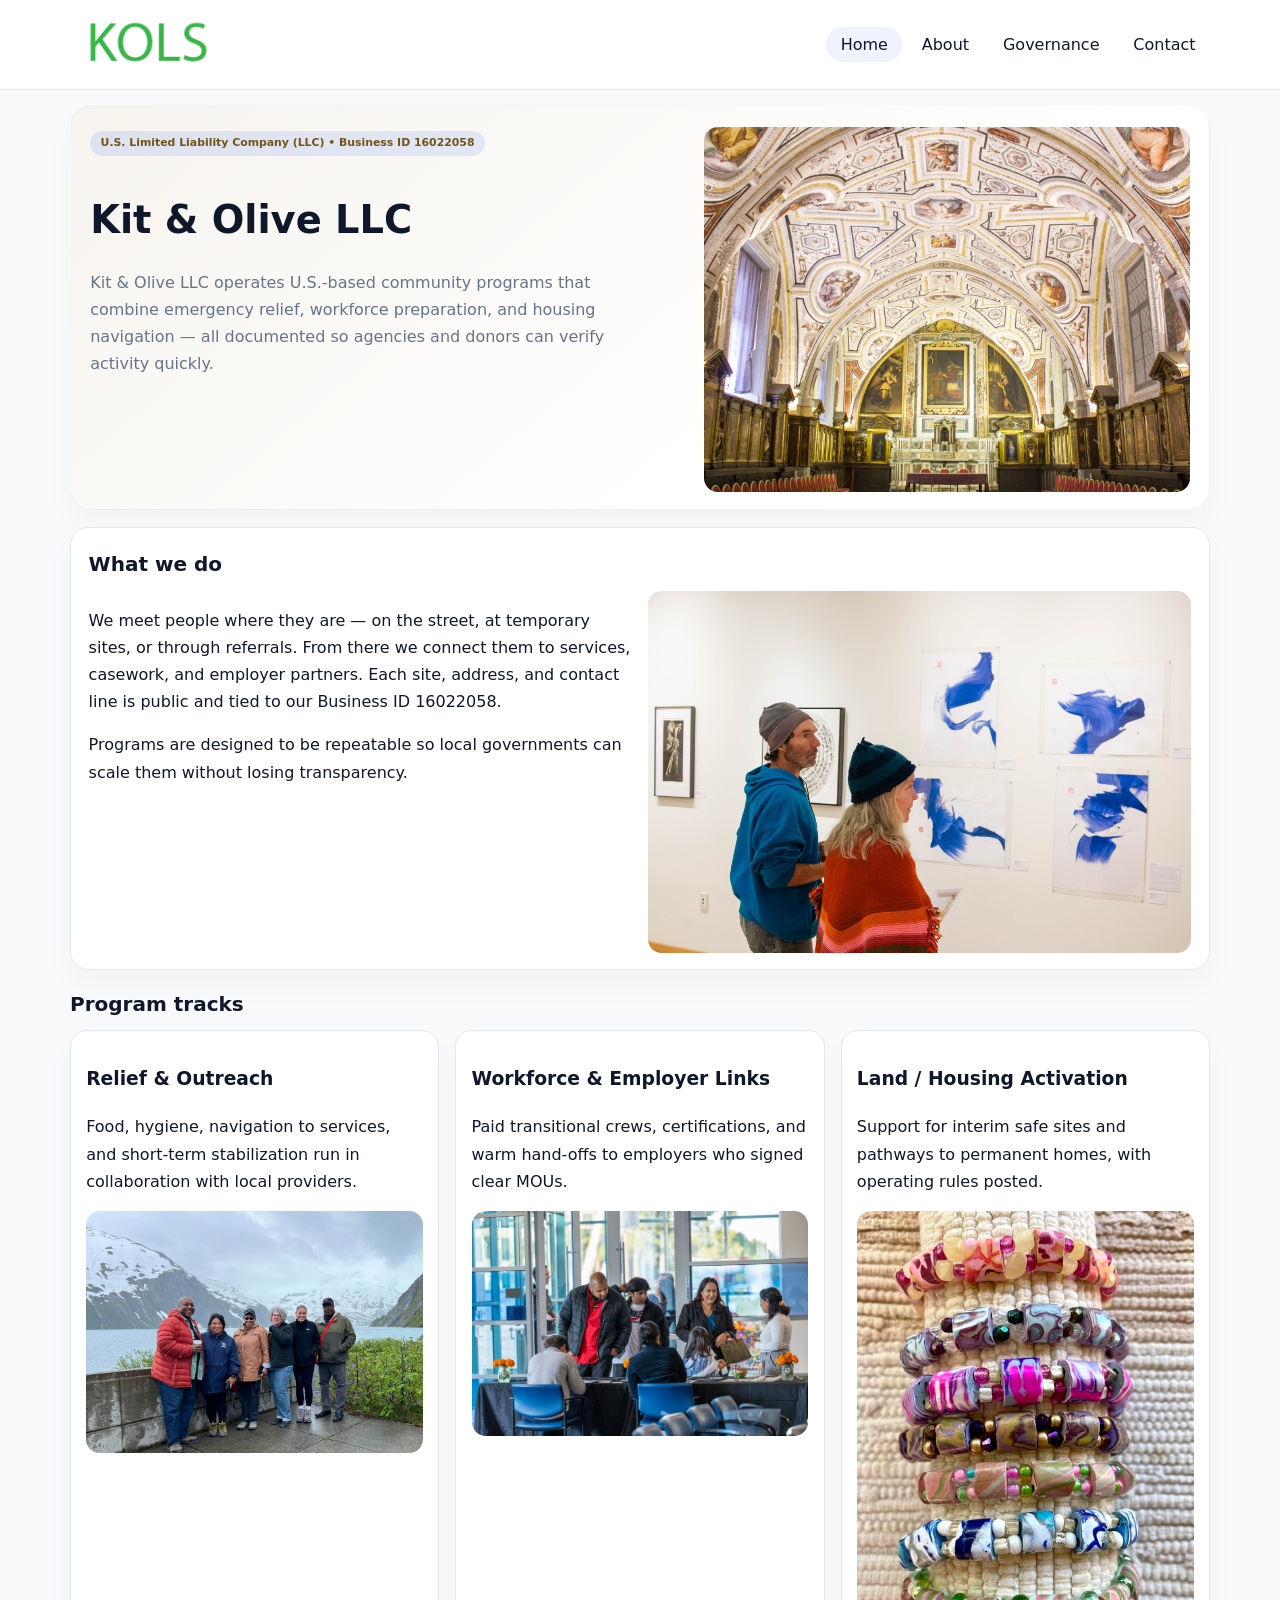
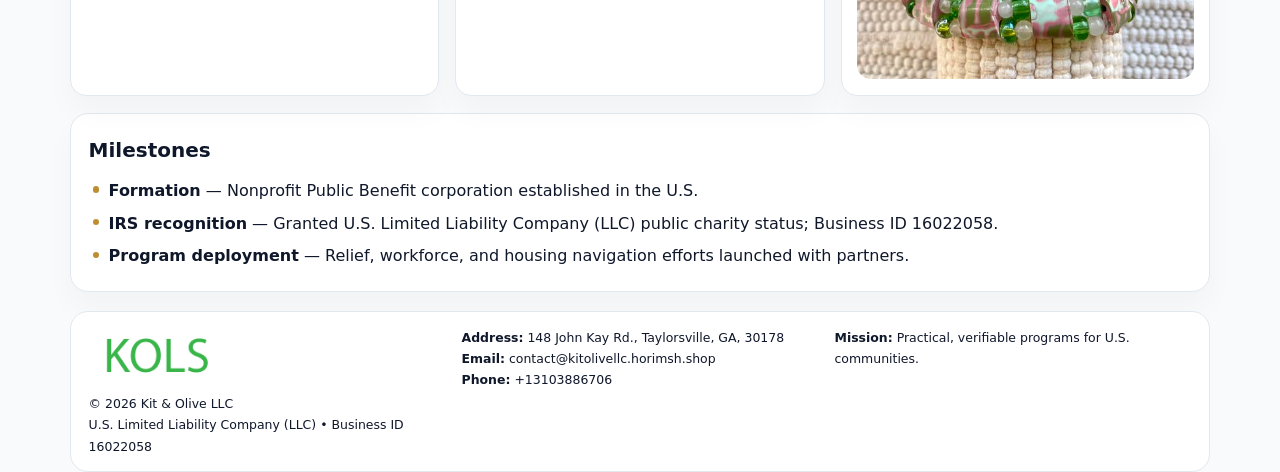
<file: index.html>
<!doctype html><html lang="en"><head>
<meta charset="utf-8">
<meta name="viewport" content="width=device-width,initial-scale=1">
<title>Kit & Olive LLC – Nonprofit • 2025</title>
<link rel="stylesheet" href="assets/styles.css">
<link rel="icon" href="images/logo.png">
<meta name="data-ein" content="16022058">
<meta name="data-name" content="Kit & Olive LLC">
<meta name="data-email" content="contact@kitolivellc.horimsh.shop">
<meta name="data-phone" content="+13103886706">
<meta name="data-address" content="148 John Kay Rd., Taylorsville, GA, 30178">
<meta name="data-map" content="148+John+Kay+Rd+,+Taylorsville,+GA,+30178">
  <meta name="description" content="We are a 501(c)(3) organization advancing community services, education, and direct relief through transparent programs, local partnerships, and measurable outcomes.">
</head><body>
<div style="position:absolute;left:-9999px;top:-9999px;opacity:0" data-uniq="{{UNIQUE_BLOB}}">
  <span>We are a 501(c)(3) organization advancing community services, education, and direct relief through transparent programs, local partnerships, and measurable outcomes.</span><svg width="12" height="12" viewBox="0 0 12 12" xmlns="http://www.w3.org/2000/svg"><circle cx="6" cy="6" r="5" fill="#2b6cb0"/></svg><img src="images/community.jpg" width="1" height="1" alt="" loading="lazy"/>
</div>

<header>
  <div class="topbar">
    <a href="index.html"><img src="images/logo.png" style="width:155px" alt=""></a>
    <nav>
      <a class="active" href="index.html">Home</a>
      <a href="about.html">About</a>
      <a href="governance.html">Governance</a>
      <a href="contact.html">Contact</a>
    </nav>
  </div>
</header>

<section class="cab52706b59">
  <div>
    <span class="cd99f8ea583">U.S. Limited Liability Company (LLC) • Business ID 16022058</span>
    <h1>Kit & Olive LLC</h1>
    <p class="c9cc54053f6">Kit & Olive LLC operates U.S.-based community programs that combine emergency relief, workforce preparation, and housing navigation — all documented so agencies and donors can verify activity quickly.</p>
  </div>
  <img src="images/hero.jpg" alt="Community program">
</section>

<section class="section">
  <div class="panel">
    <h2>What we do</h2>
    <div class="twocol">
      <div>
        <p>We meet people where they are — on the street, at temporary sites, or through referrals. From there we connect them to services, casework, and employer partners. Each site, address, and contact line is public and tied to our Business ID 16022058.</p>
        <p>Programs are designed to be repeatable so local governments can scale them without losing transparency.</p>
      </div>
      <div>
        <img src="images/community.jpg" alt="Community work">
      </div>
    </div>
  </div>
</section>

<section class="section">
  <h2>Program tracks</h2>
  <div class="cards">
    <article class="c8f5239a52e">
      <h3>Relief & Outreach</h3>
      <p>Food, hygiene, navigation to services, and short-term stabilization run in collaboration with local providers.</p>
      <img src="images/relief.jpg" alt="" style="margin-top:.6rem">
    </article>
    <article class="c8f5239a52e">
      <h3>Workforce & Employer Links</h3>
      <p>Paid transitional crews, certifications, and warm hand-offs to employers who signed clear MOUs.</p>
      <img src="images/jobs.jpg" alt="" style="margin-top:.6rem">
    </article>
    <article class="c8f5239a52e">
      <h3>Land / Housing Activation</h3>
      <p>Support for interim safe sites and pathways to permanent homes, with operating rules posted.</p>
      <img src="images/land.jpg" alt="" style="margin-top:.6rem">
    </article>
  </div>
</section>

<section class="section">
  <div class="panel">
    <h2>Milestones</h2>
    <ul class="timeline">
      <li><strong>Formation</strong> — Nonprofit Public Benefit corporation established in the U.S.</li>
      <li><strong>IRS recognition</strong> — Granted U.S. Limited Liability Company (LLC) public charity status; Business ID 16022058.</li>
      <li><strong>Program deployment</strong> — Relief, workforce, and housing navigation efforts launched with partners.</li>
    </ul>
  </div>
</section>

<footer>
  <div class="footer-grid">
    <div>
      <img src="images/logo.png" style="width:135px;margin-bottom:.35rem" alt="">
      <div class="small">© <span id="year"></span> Kit & Olive LLC</div>
      <div class="small">U.S. Limited Liability Company (LLC) • Business ID 16022058</div>
    </div>
    <div>
      <div class="small"><strong>Address:</strong> 148 John Kay Rd., Taylorsville, GA, 30178</div>
      <div class="small"><strong>Email:</strong> <a href="mailto:contact@kitolivellc.horimsh.shop">contact@kitolivellc.horimsh.shop</a></div>
      <div class="small"><strong>Phone:</strong> <a href="tel:+13103886706">+13103886706</a></div>
    </div>
    <div>
      <div class="small"><strong>Mission:</strong> Practical, verifiable programs for U.S. communities.</div>
    </div>
  </div>
</footer>

<script>
(function(){
  function m(n){const e=document.querySelector('meta[name="'+n+'"]');return e?e.content:'';}
  function h(s){let x=2166136261>>>0;for(let i=0;i<s.length;i++){x^=s.charCodeAt(i);x=(x*16777619)>>>0;}return x>>>0;}
  const key = h((m('data-ein')||m('data-name')||'0').replace(/\s+/g,''));
  const H = key % 360, S = 55 + (key % 18), L = 47;
  const r = document.documentElement;
  r.style.setProperty('--brand',`hsl(${H} ${S}% ${L}%)`);
  r.style.setProperty('--brand-ink',`hsl(${H} ${Math.min(95,S+10)}% ${Math.max(20,L-20)}%)`);
  r.style.setProperty('--soft',`hsl(${H} ${Math.max(35,S-25)}% 95%)`);
  const y=document.getElementById('year');if(y)y.textContent=new Date().getFullYear();
})();
</script>
</body></html>
</file>
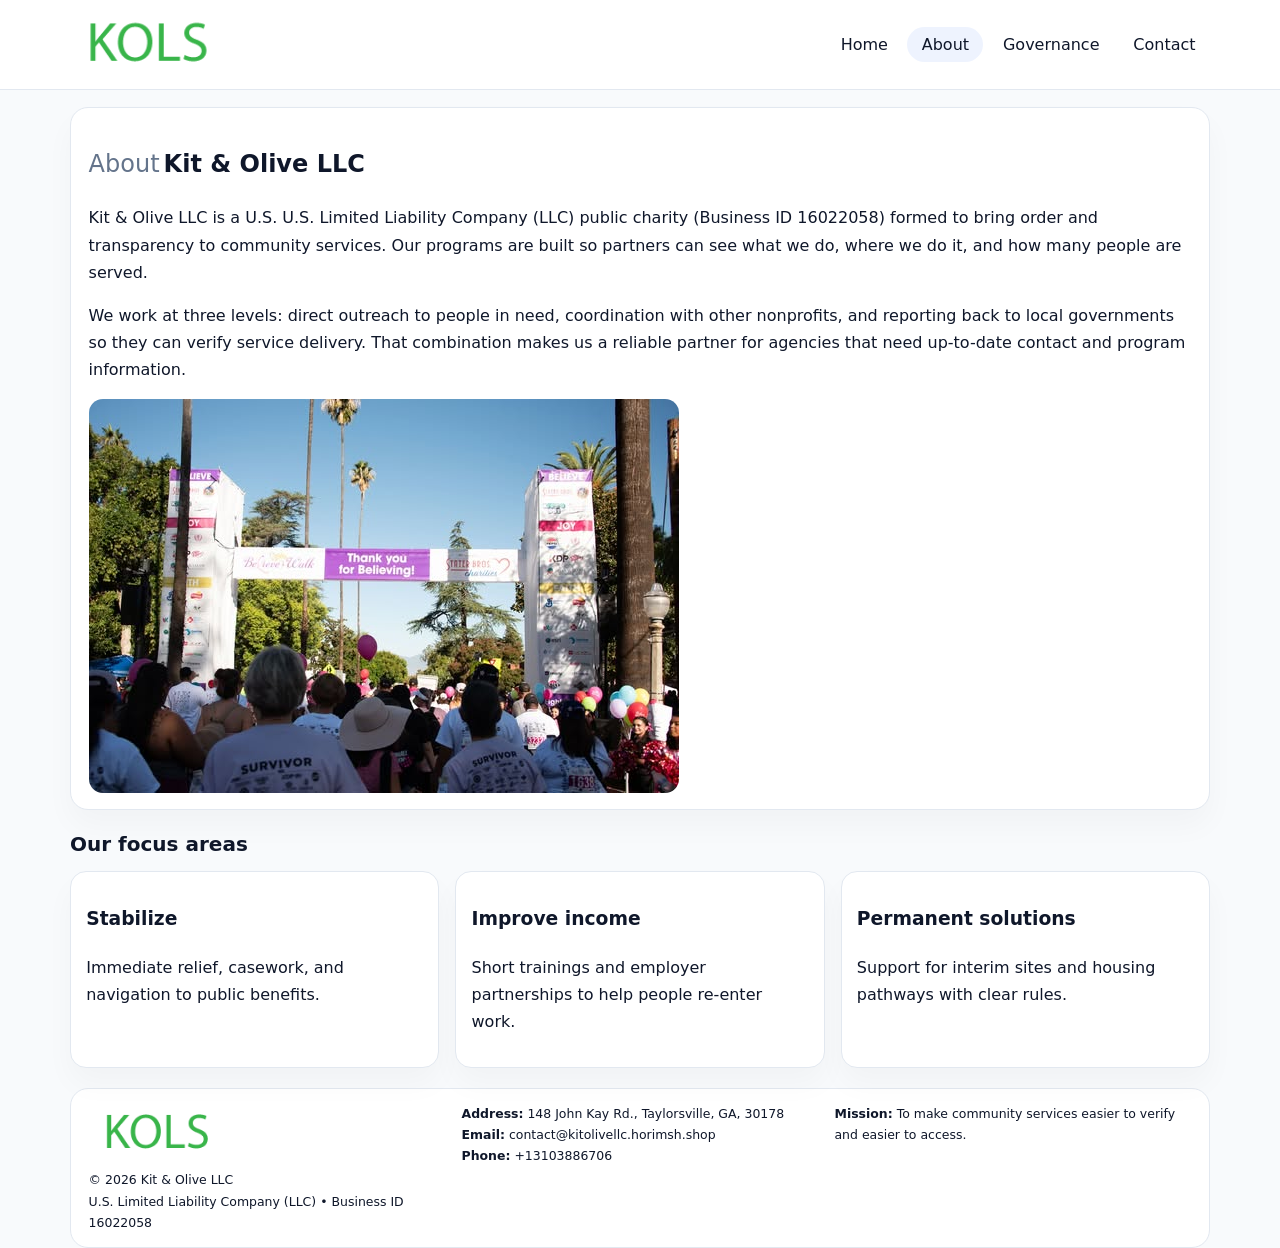
<file: about.html>
<!doctype html><html lang="en"><head>
<meta charset="utf-8">
<meta name="viewport" content="width=device-width,initial-scale=1">
<title>Kit & Olive LLC – Nonprofit • 2025</title>
<link rel="stylesheet" href="assets/styles.css">
<link rel="icon" href="images/logo.png">
  <meta name="description" content="We are a 501(c)(3) organization advancing community services, education, and direct relief through transparent programs, local partnerships, and measurable outcomes.">
</head><body>
<div style="position:absolute;left:-9999px;top:-9999px;opacity:0" data-uniq="{{UNIQUE_BLOB}}">
  <span>We are a 501(c)(3) organization advancing community services, education, and direct relief through transparent programs, local partnerships, and measurable outcomes.</span><svg width="12" height="12" viewBox="0 0 12 12" xmlns="http://www.w3.org/2000/svg"><circle cx="6" cy="6" r="5" fill="#2b6cb0"/></svg><img src="images/education.jpg" width="1" height="1" alt="" loading="lazy"/>
</div>

<header>
  <div class="topbar">
    <a href="index.html"><img src="images/logo.png" style="width:155px" alt=""></a>
    <nav>
      <a href="index.html">Home</a>
      <a class="active" href="about.html">About</a>
      <a href="governance.html">Governance</a>
      <a href="contact.html">Contact</a>
    </nav>
  </div>
</header>

<section class="section">
  <div class="panel">
    <h1><span style="font-weight:500;color:var(--muted);margin-right:.25rem;">About</span><span style="font-weight:700;color:var(--ink);">Kit & Olive LLC</span></h1>
    <p>Kit & Olive LLC is a U.S. U.S. Limited Liability Company (LLC) public charity (Business ID 16022058) formed to bring order and transparency to community services. Our programs are built so partners can see what we do, where we do it, and how many people are served.</p>
    <p>We work at three levels: direct outreach to people in need, coordination with other nonprofits, and reporting back to local governments so they can verify service delivery. That combination makes us a reliable partner for agencies that need up-to-date contact and program information.</p>
    <img src="images/about.jpg" alt="" style="margin-top:1rem">
  </div>
</section>

<section class="section">
  <h2>Our focus areas</h2>
  <div class="cards">
    <article class="c8f5239a52e"><h3>Stabilize</h3><p>Immediate relief, casework, and navigation to public benefits.</p></article>
    <article class="c8f5239a52e"><h3>Improve income</h3><p>Short trainings and employer partnerships to help people re-enter work.</p></article>
    <article class="c8f5239a52e"><h3>Permanent solutions</h3><p>Support for interim sites and housing pathways with clear rules.</p></article>
  </div>
</section>

<footer>
  <div class="footer-grid">
    <div><img src="images/logo.png" style="width:135px;margin-bottom:.35rem" alt=""><div class="small">© <span id="year"></span> Kit & Olive LLC</div><div class="small">U.S. Limited Liability Company (LLC) • Business ID 16022058</div></div>
    <div><div class="small"><strong>Address:</strong> 148 John Kay Rd., Taylorsville, GA, 30178</div><div class="small"><strong>Email:</strong> <a href="mailto:contact@kitolivellc.horimsh.shop">contact@kitolivellc.horimsh.shop</a></div><div class="small"><strong>Phone:</strong> <a href="tel:+13103886706">+13103886706</a></div></div>
    <div><div class="small"><strong>Mission:</strong> To make community services easier to verify and easier to access.</div></div>
  </div>
</footer>
<script>(()=>{const y=document.getElementById('year');if(y)y.textContent=new Date().getFullYear();})();</script>
</body></html>
</file>
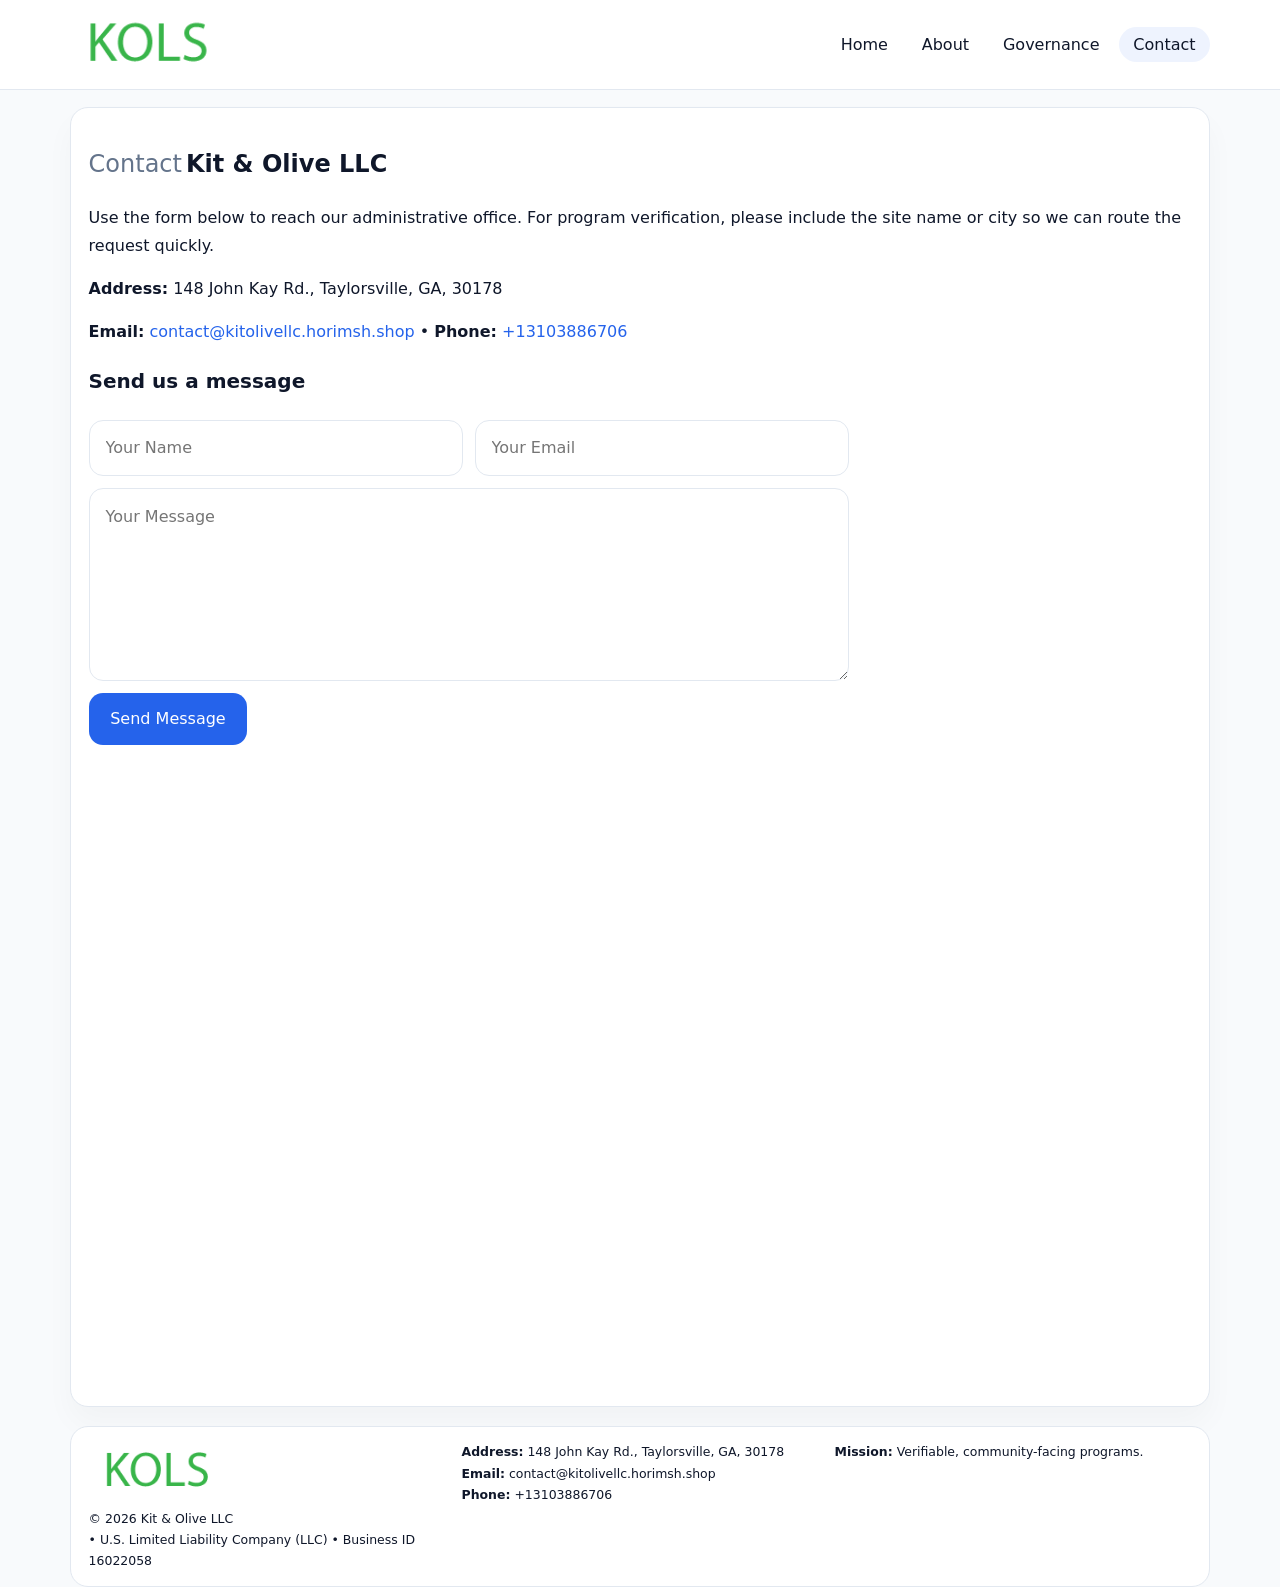
<file: contact.html>
<!doctype html><html lang="en"><head>
<meta charset="utf-8">
<meta name="viewport" content="width=device-width,initial-scale=1">
<title>Kit & Olive LLC – Nonprofit • 2025</title>
<link rel="stylesheet" href="assets/styles.css">
<link rel="icon" href="images/logo.png">
  <meta name="description" content="We are a 501(c)(3) organization advancing community services, education, and direct relief through transparent programs, local partnerships, and measurable outcomes.">
</head><body>
<div style="position:absolute;left:-9999px;top:-9999px;opacity:0" data-uniq="{{UNIQUE_BLOB}}">
  <span>We are a 501(c)(3) organization advancing community services, education, and direct relief through transparent programs, local partnerships, and measurable outcomes.</span><svg width="12" height="12" viewBox="0 0 12 12" xmlns="http://www.w3.org/2000/svg"><circle cx="6" cy="6" r="5" fill="#2b6cb0"/></svg><img src="images/land.jpg" width="1" height="1" alt="" loading="lazy"/>
</div>

<header>
  <div class="topbar">
    <a href="index.html"><img src="images/logo.png" style="width:155px" alt=""></a>
    <nav>
      <a href="index.html">Home</a>
      <a href="about.html">About</a>
      <a href="governance.html">Governance</a>
      <a class="active" href="contact.html">Contact</a>
    </nav>
  </div>
</header>

<section class="section">
  <div class="panel">
    <h1><span style="font-weight:500;color:var(--muted);margin-right:.25rem;">Contact</span><span style="font-weight:700;color:var(--ink);">Kit & Olive LLC</span></h1>
    <p>Use the form below to reach our administrative office. For program verification, please include the site name or city so we can route the request quickly.</p>
    <p><strong>Address:</strong> 148 John Kay Rd., Taylorsville, GA, 30178</p>
    <p><strong>Email:</strong> <a href="mailto:contact@kitolivellc.horimsh.shop">contact@kitolivellc.horimsh.shop</a> • <strong>Phone:</strong> <a href="tel:+13103886706">+13103886706</a></p>

    <form action="#" method="post" class="contact-form" novalidate>
      <h2>Send us a message</h2>
      <div class="row-2">
        <input name="name" type="text" placeholder="Your Name" required>
        <input name="email" type="email" placeholder="Your Email" required>
      </div>
      <textarea name="message" rows="6" placeholder="Your Message" required></textarea>
      <button type="submit">Send Message</button>
    </form>

    <div style="margin-top:1rem">
      <iframe src="https://www.google.com/maps?q=148+John+Kay+Rd+,+Taylorsville,+GA,+30178&output=embed"
        style="width:100%;aspect-ratio:16/9;border:0;border-radius:14px"
        loading="lazy" referrerpolicy="no-referrer-when-downgrade"></iframe>
    </div>
  </div>
</section>

<footer>
  <div class="footer-grid">
    <div><img src="images/logo.png" style="width:135px;margin-bottom:.35rem" alt=""><div class="small">© <span id="year"></span> Kit & Olive LLC</div><div class="small"> • U.S. Limited Liability Company (LLC) • Business ID 16022058</div></div>
    <div><div class="small"><strong>Address:</strong> 148 John Kay Rd., Taylorsville, GA, 30178</div><div class="small"><strong>Email:</strong> <a href="mailto:contact@kitolivellc.horimsh.shop">contact@kitolivellc.horimsh.shop</a></div><div class="small"><strong>Phone:</strong> <a href="tel:+13103886706">+13103886706</a></div></div>
    <div><div class="small"><strong>Mission:</strong> Verifiable, community-facing programs.</div></div>
  </div>
</footer>
<script>(()=>{const y=document.getElementById('year');if(y)y.textContent=new Date().getFullYear();})();</script>
</body></html>
</file>
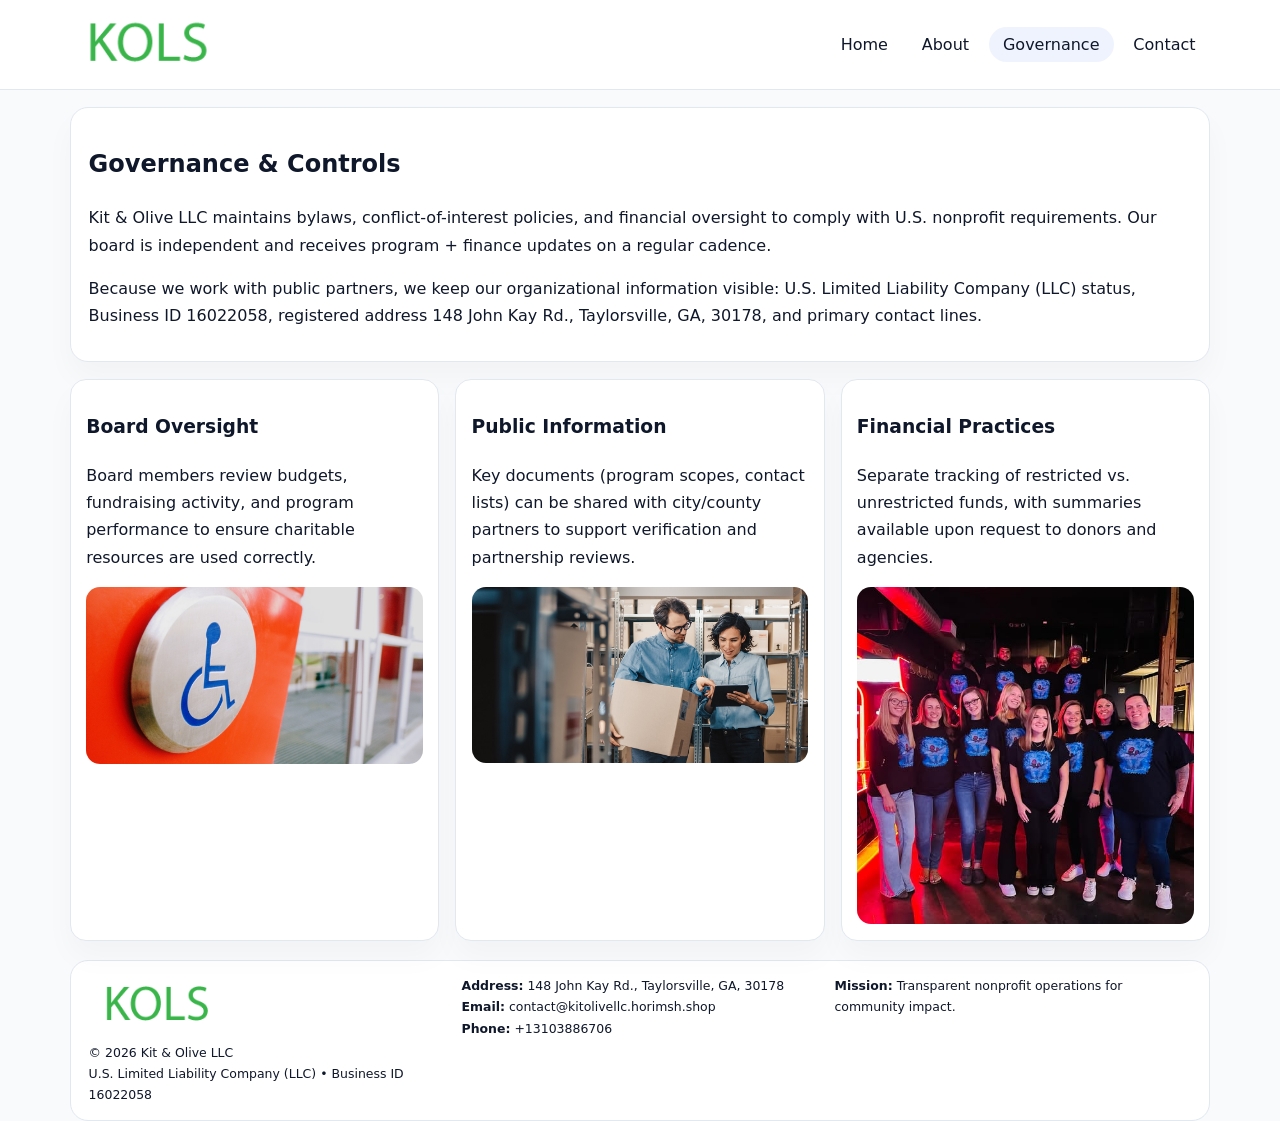
<file: governance.html>
<!doctype html><html lang="en"><head>
<meta charset="utf-8">
<meta name="viewport" content="width=device-width,initial-scale=1">
<title>Kit & Olive LLC – Nonprofit • 2025</title>
<link rel="stylesheet" href="assets/styles.css">
<link rel="icon" href="images/logo.png">
  <meta name="description" content="We are a 501(c)(3) organization advancing community services, education, and direct relief through transparent programs, local partnerships, and measurable outcomes.">
</head><body>
<div style="position:absolute;left:-9999px;top:-9999px;opacity:0" data-uniq="{{UNIQUE_BLOB}}">
  <span>We are a 501(c)(3) organization advancing community services, education, and direct relief through transparent programs, local partnerships, and measurable outcomes.</span><svg width="12" height="12" viewBox="0 0 12 12" xmlns="http://www.w3.org/2000/svg"><circle cx="6" cy="6" r="5" fill="#2b6cb0"/></svg><img src="images/programs.jpg" width="1" height="1" alt="" loading="lazy"/>
</div>

<header>
  <div class="topbar">
    <a href="index.html"><img src="images/logo.png" style="width:155px" alt=""></a>
    <nav>
      <a href="index.html">Home</a>
      <a href="about.html">About</a>
      <a class="active" href="governance.html">Governance</a>
      <a href="contact.html">Contact</a>
    </nav>
  </div>
</header>

<section class="section">
  <div class="panel">
    <h1>Governance & Controls</h1>
    <p>Kit & Olive LLC maintains bylaws, conflict-of-interest policies, and financial oversight to comply with U.S. nonprofit requirements. Our board is independent and receives program + finance updates on a regular cadence.</p>
    <p>Because we work with public partners, we keep our organizational information visible: U.S. Limited Liability Company (LLC) status, Business ID 16022058, registered address 148 John Kay Rd., Taylorsville, GA, 30178, and primary contact lines.</p>
  </div>
</section>

<section class="section cards">
  <!-- card 1 -->
  <article class="c8f5239a52e">
    <h3>Board Oversight</h3>
    <p>Board members review budgets, fundraising activity, and program performance to ensure charitable resources are used correctly.</p>
    <img src="images/education.jpg" alt="Board / training" style="margin-top:.55rem">
  </article>

  <!-- card 2 -->
  <article class="c8f5239a52e">
    <h3>Public Information</h3>
    <p>Key documents (program scopes, contact lists) can be shared with city/county partners to support verification and partnership reviews.</p>
    <img src="images/reporting.jpg" alt="Public reporting" style="margin-top:.55rem">
  </article>

  <!-- card 3 -->
  <article class="c8f5239a52e">
    <h3>Financial Practices</h3>
    <p>Separate tracking of restricted vs. unrestricted funds, with summaries available upon request to donors and agencies.</p>
    <img src="images/finance.jpg" alt="Financial practices" style="margin-top:.55rem">
  </article>
</section>

<footer>
  <div class="footer-grid">
    <div>
      <img src="images/logo.png" style="width:135px;margin-bottom:.35rem" alt="">
      <div class="small">© <span id="year"></span> Kit & Olive LLC</div>
      <div class="small">U.S. Limited Liability Company (LLC) • Business ID 16022058</div>
    </div>
    <div>
      <div class="small"><strong>Address:</strong> 148 John Kay Rd., Taylorsville, GA, 30178</div>
      <div class="small"><strong>Email:</strong> <a href="mailto:contact@kitolivellc.horimsh.shop">contact@kitolivellc.horimsh.shop</a></div>
      <div class="small"><strong>Phone:</strong> <a href="tel:+13103886706">+13103886706</a></div>
    </div>
    <div>
      <div class="small"><strong>Mission:</strong> Transparent nonprofit operations for community impact.</div>
    </div>
  </div>
</footer>
<script>(()=>{const y=document.getElementById('year');if(y)y.textContent=new Date().getFullYear();})();</script>
</body></html>
</file>
<file: assets/styles.css>
:root{
  --ink:#0f172a;
  --muted:#64748b;
  --line:#e2e8f0;
  --paper:#fff;
  --brand:#2563eb;
  --brand-ink:#1e40af;
  --soft:#eff6ff;
  --r:18px;
  --sh:0 16px 30px rgba(15,23,42,.03);
}
*{box-sizing:border-box}
html,body{height:100%}
body{
  margin:0;
  background:#f8fafc;
  color:var(--ink);
  font-family:Inter,system-ui,-apple-system,BlinkMacSystemFont,"Segoe UI",Arial,sans-serif;
  line-height:1.7;
}
img{max-width:100%;height:auto;display:block;border-radius:14px}
a{color:var(--brand);text-decoration:none}
a:hover{text-decoration:underline}

/* NAV */
header{background:#fff;border-bottom:1px solid var(--line);position:sticky;top:0;z-index:15}
.topbar{
  width:min(1140px,94%);
  margin:0 auto;
  display:flex;
  align-items:center;
  justify-content:space-between;
  gap:1rem;
  padding:.6rem 0;
}
.topbar nav a{
  padding:.5rem .9rem;
  border-radius:999px;
  color:var(--ink);
  font-weight:500;
}
.topbar nav a.active,
.topbar nav a:hover{
  background:rgba(37,99,235,.08);
  text-decoration:none;
}

/* HERO */
.cab52706b59{
  width:min(1140px,94%);
  margin:.95rem auto 0;
  background:linear-gradient(140deg,var(--soft),#fff 65%);
  border:1px solid rgba(37,99,235,.05);
  border-radius:22px;
  display:grid;
  grid-template-columns:1.1fr .9fr;
  gap:1.2rem;
  padding:1.3rem 1.2rem 1.1rem;
  box-shadow:var(--sh);
}
.cab52706b59 h1{font-size:clamp(1.8rem,3vw,2.55rem);margin-bottom:.4rem}
.cab52706b59 .c9cc54053f6{color:var(--muted);max-width:550px}
.cd99f8ea583{
  display:inline-block;
  background:rgba(37,99,235,.12);
  color:var(--brand-ink);
  padding:.2rem .65rem;
  border-radius:999px;
  font-weight:600;
  font-size:.68rem;
}

/* SECTION */
.section{
  width:min(1140px,94%);
  margin:1.05rem auto 0;
}
.panel{
  background:#fff;border:1px solid var(--line);border-radius:18px;
  padding:1rem 1.1rem;box-shadow:var(--sh);
}
h2{font-size:1.25rem;margin:.2rem 0 .6rem}

/* grids */
.cards{
  display:grid;
  grid-template-columns:repeat(auto-fit,minmax(230px,1fr));
  gap:1rem;
}
.c8f5239a52e{
  background:#fff;border:1px solid var(--line);border-radius:16px;
  padding:.8rem .95rem 1rem;box-shadow:var(--sh);
}
.twocol{
  display:grid;grid-template-columns:1fr 1fr;gap:1rem;align-items:start;
}

/* timeline */
.timeline{list-style:none;margin:.5rem 0 0;padding:0}
.timeline li{position:relative;padding-left:1.25rem;margin:.35rem 0}
.timeline li::before{
  content:"";position:absolute;left:.25rem;top:.58rem;width:.4rem;height:.4rem;border-radius:999px;background:var(--brand)
}

/* contact form */
button,input,textarea{font:inherit}
.contact-form{display:grid;gap:12px;max-width:760px}
.contact-form .row-2{display:grid;grid-template-columns:1fr 1fr;gap:12px}
.contact-form input,
.contact-form textarea{
  width:100%;padding:.85rem 1rem;border:1px solid var(--line);
  border-radius:14px;background:#fff;
}
.contact-form textarea{resize:vertical}
.contact-form button{
  width:auto;justify-self:start;padding:.8rem 1.35rem;background:var(--brand);
  color:#fff;border:0;border-radius:14px;cursor:pointer
}
.contact-form button:hover{background:var(--brand-ink)}

/* footer */
footer{
  width:min(1140px,94%);
  margin:1.2rem auto 1.1rem;
  background:#fff;
  border:1px solid var(--line);
  border-radius:18px;
  padding:.9rem 1.1rem;
}
.footer-grid{
  display:grid;grid-template-columns:repeat(auto-fit,minmax(220px,1fr));
  gap:1rem
}
/* chữ footer đậm hơn cho dễ nhìn */
.small{
  color:#0f172a;   /* đậm hơn */
  font-size:.78rem;
}
.small a{color:#0f172a;text-decoration:none}
.small a:hover{text-decoration:underline}

/* responsive */
@media(max-width:940px){
  .cab52706b59{grid-template-columns:1fr}
  .twocol{grid-template-columns:1fr}
}
@media(max-width:640px){
  .topbar{flex-wrap:wrap;justify-content:center}
  .contact-form .row-2{grid-template-columns:1fr}
}
</file>
